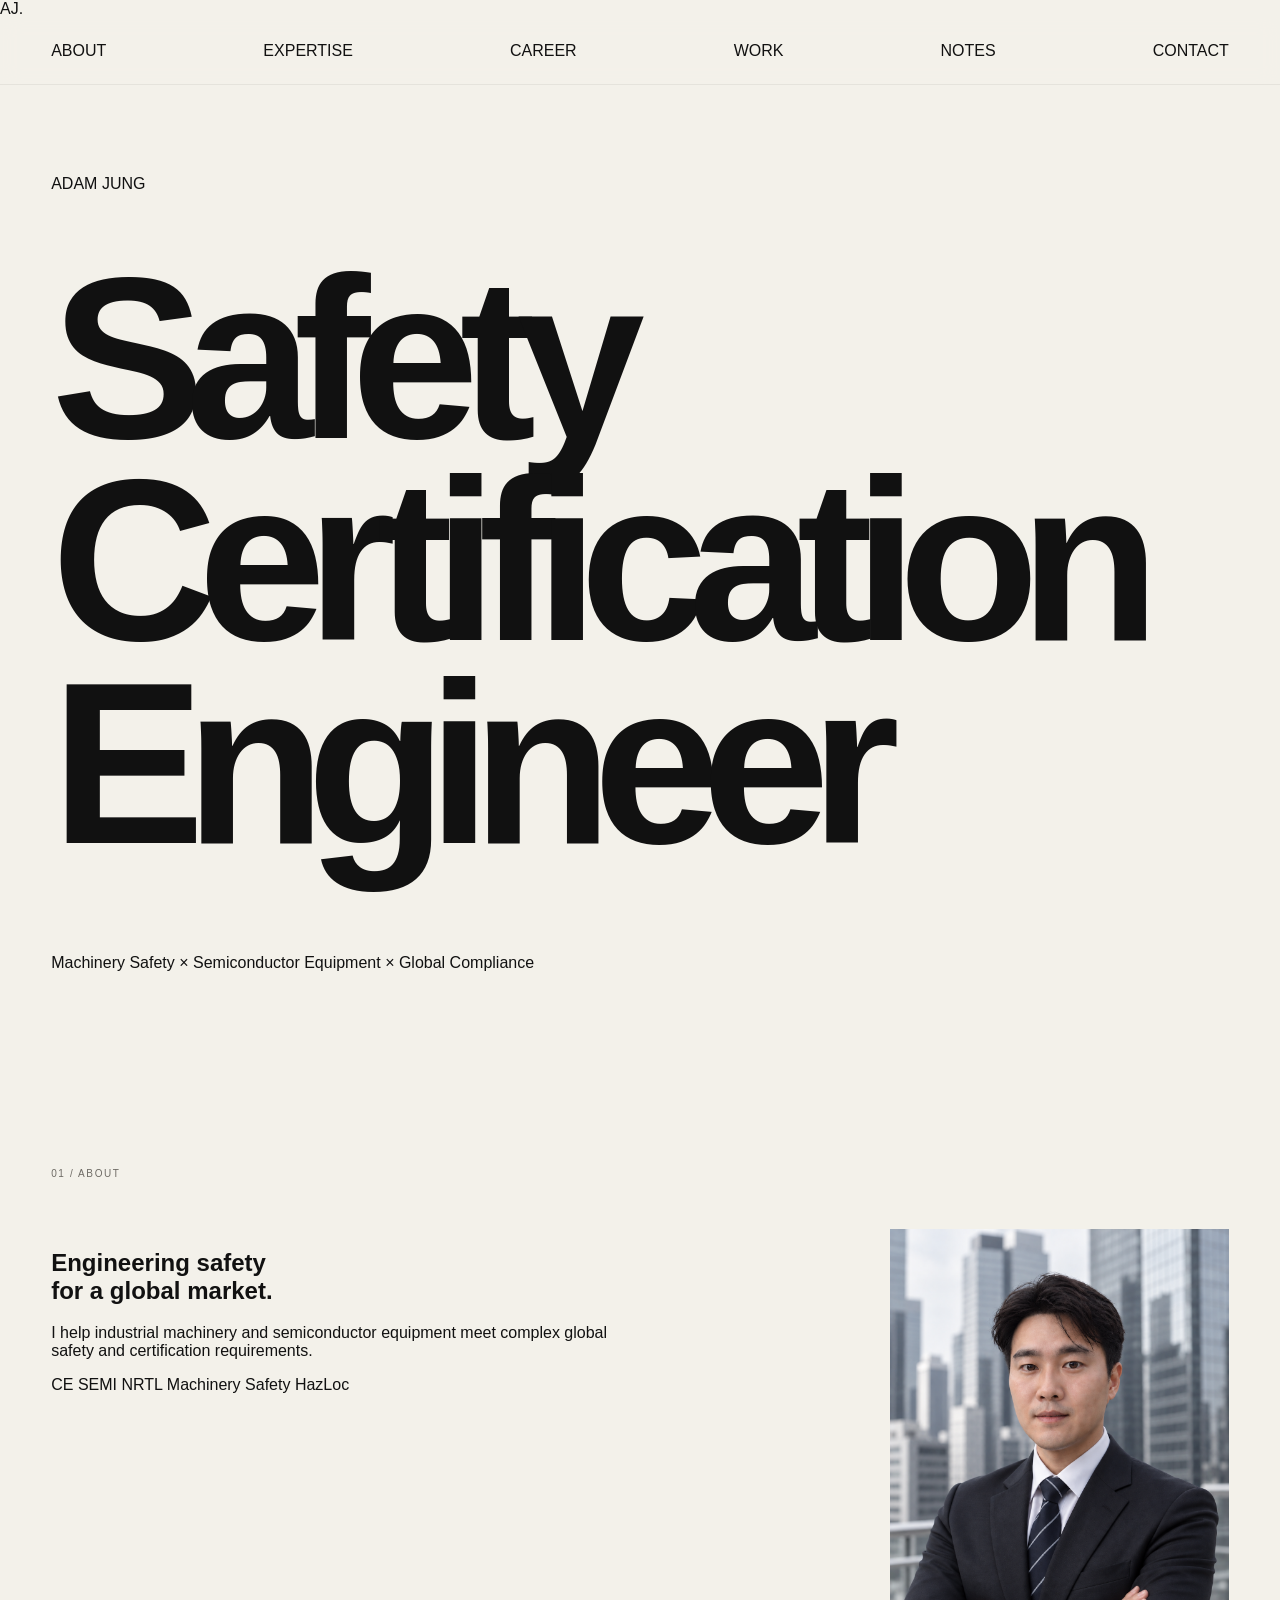
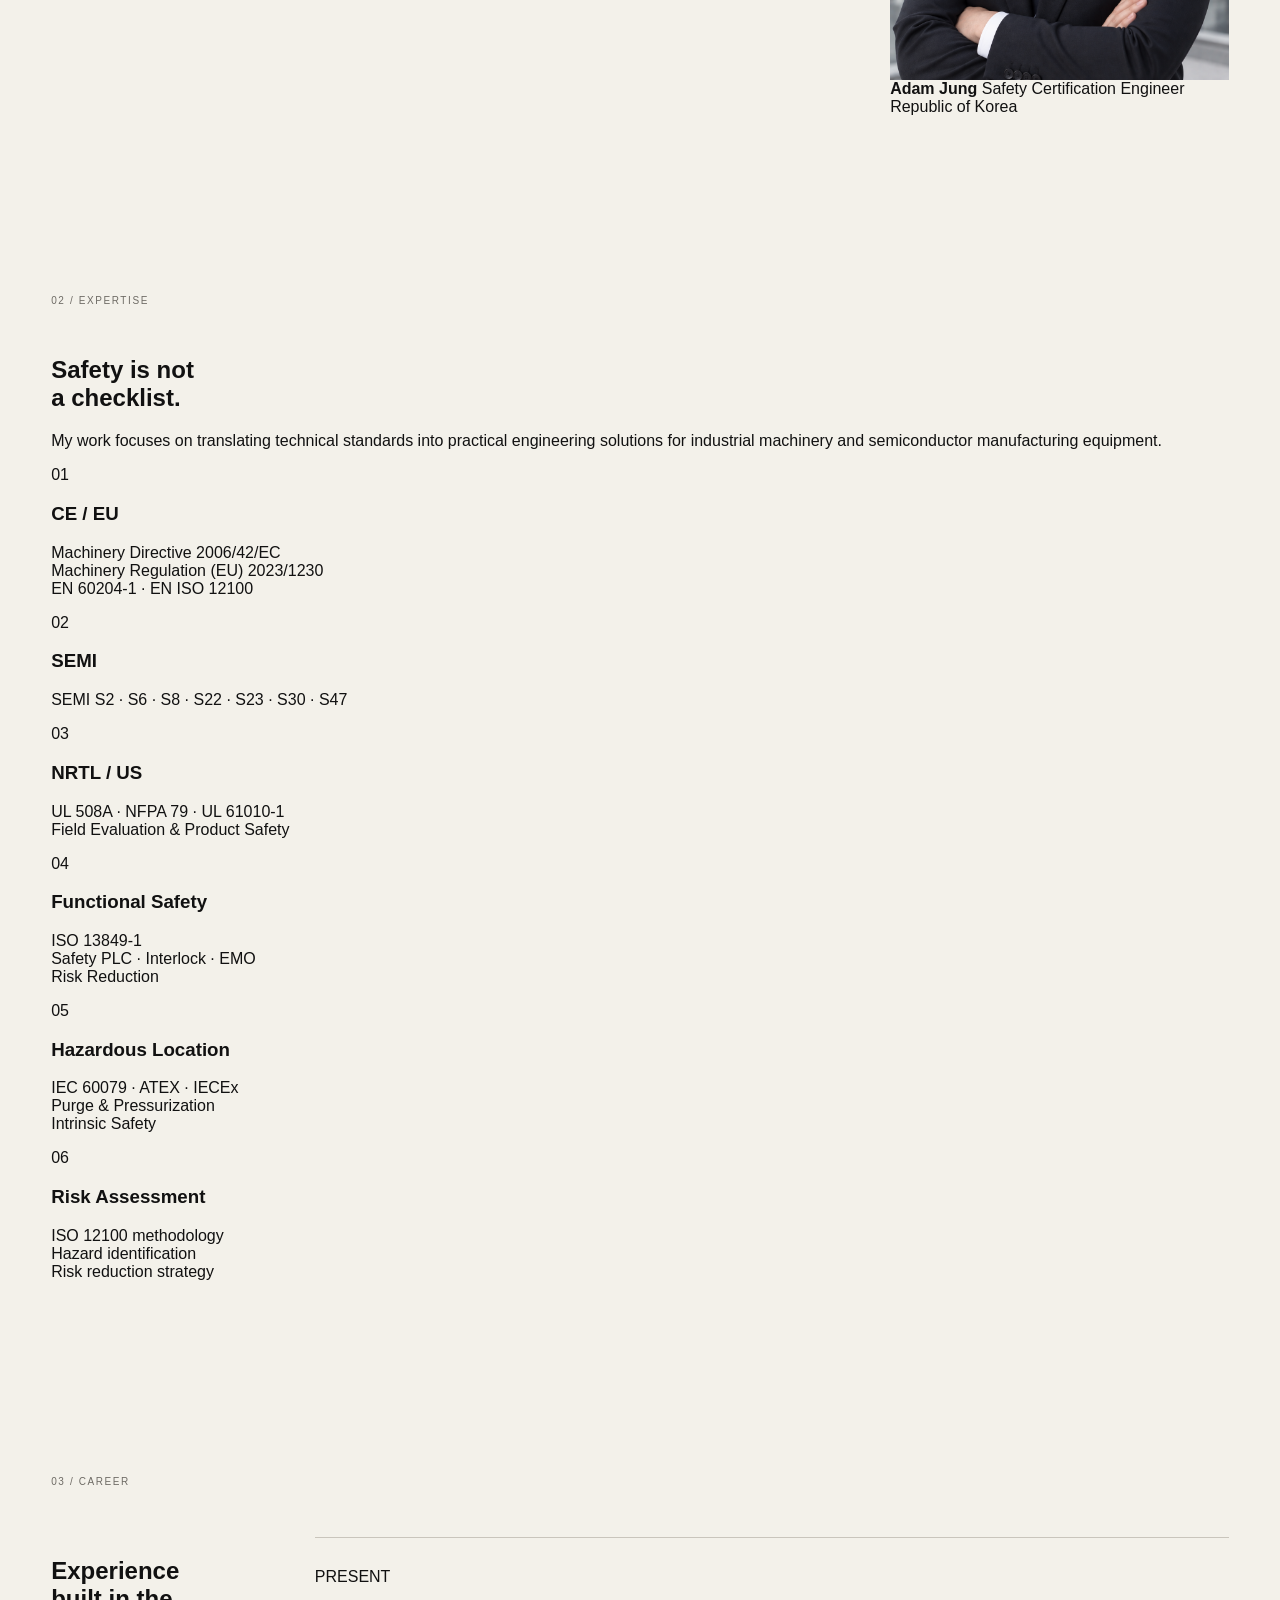
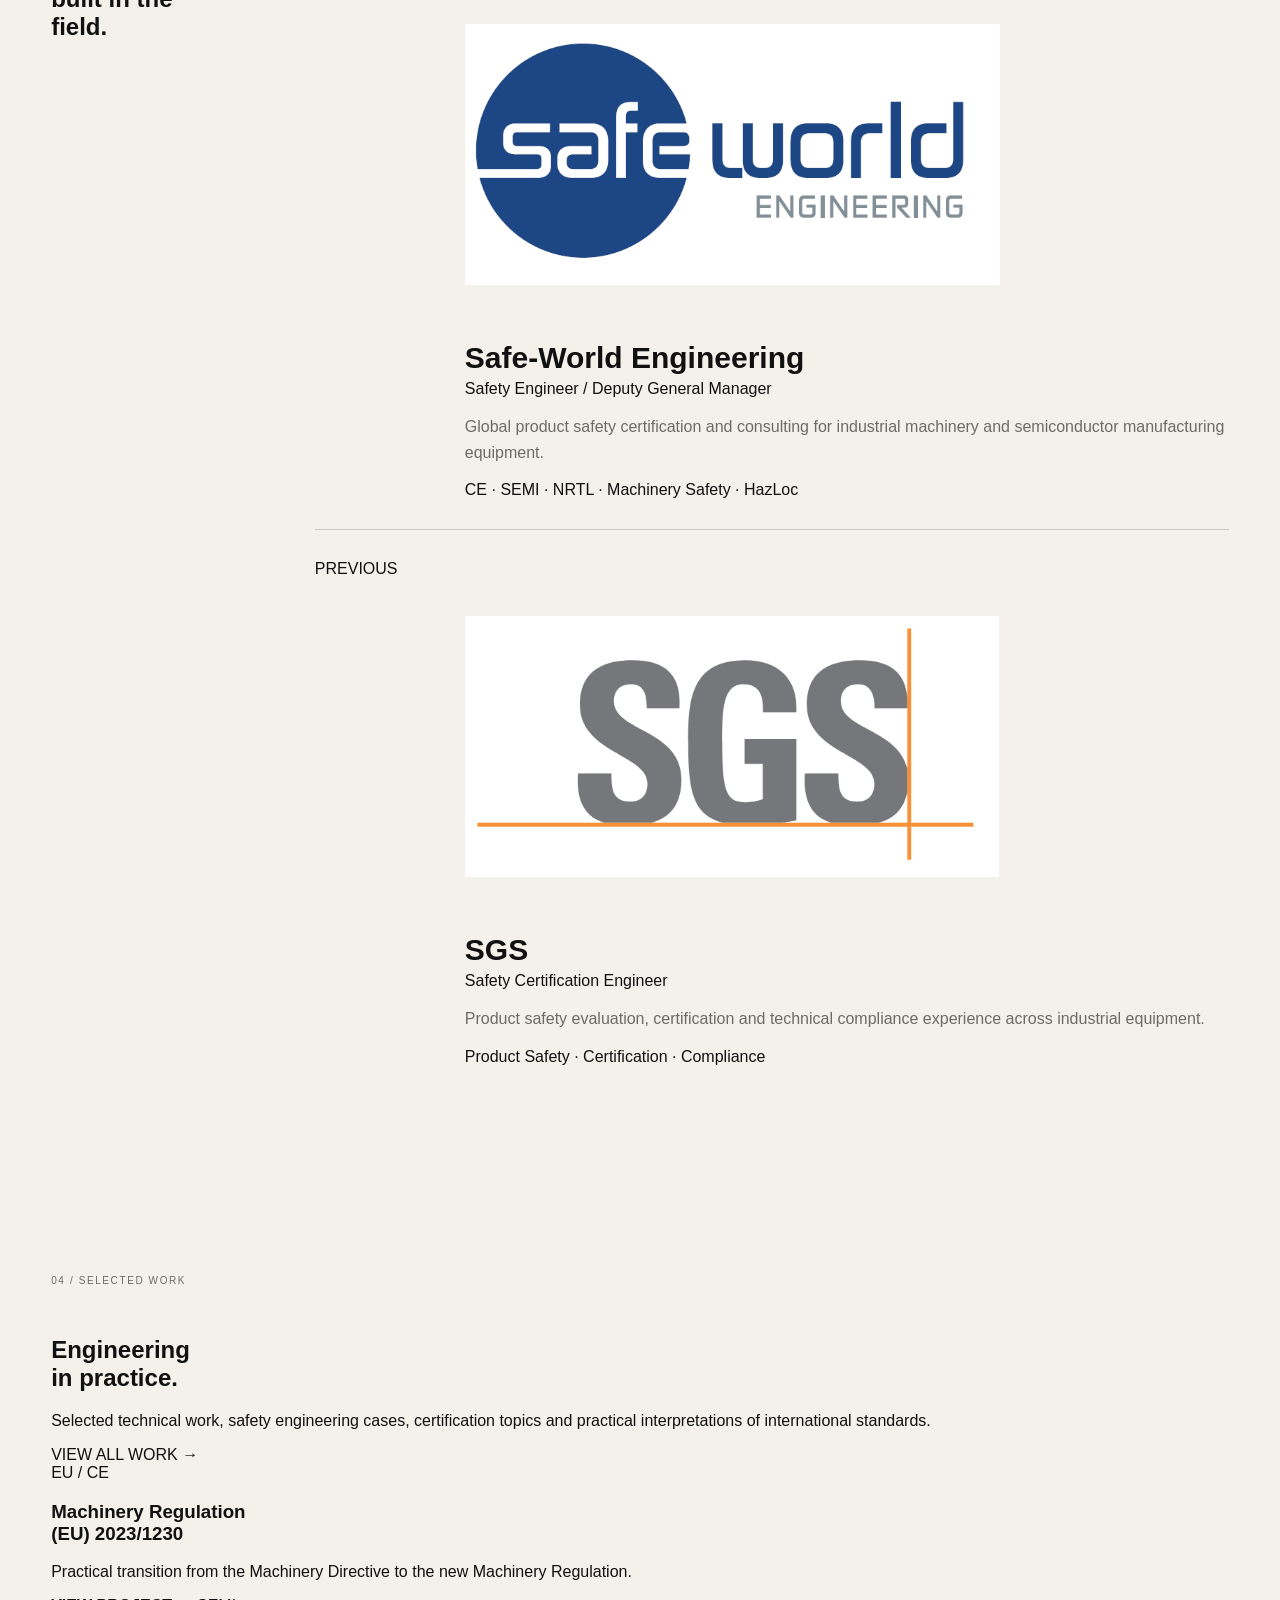
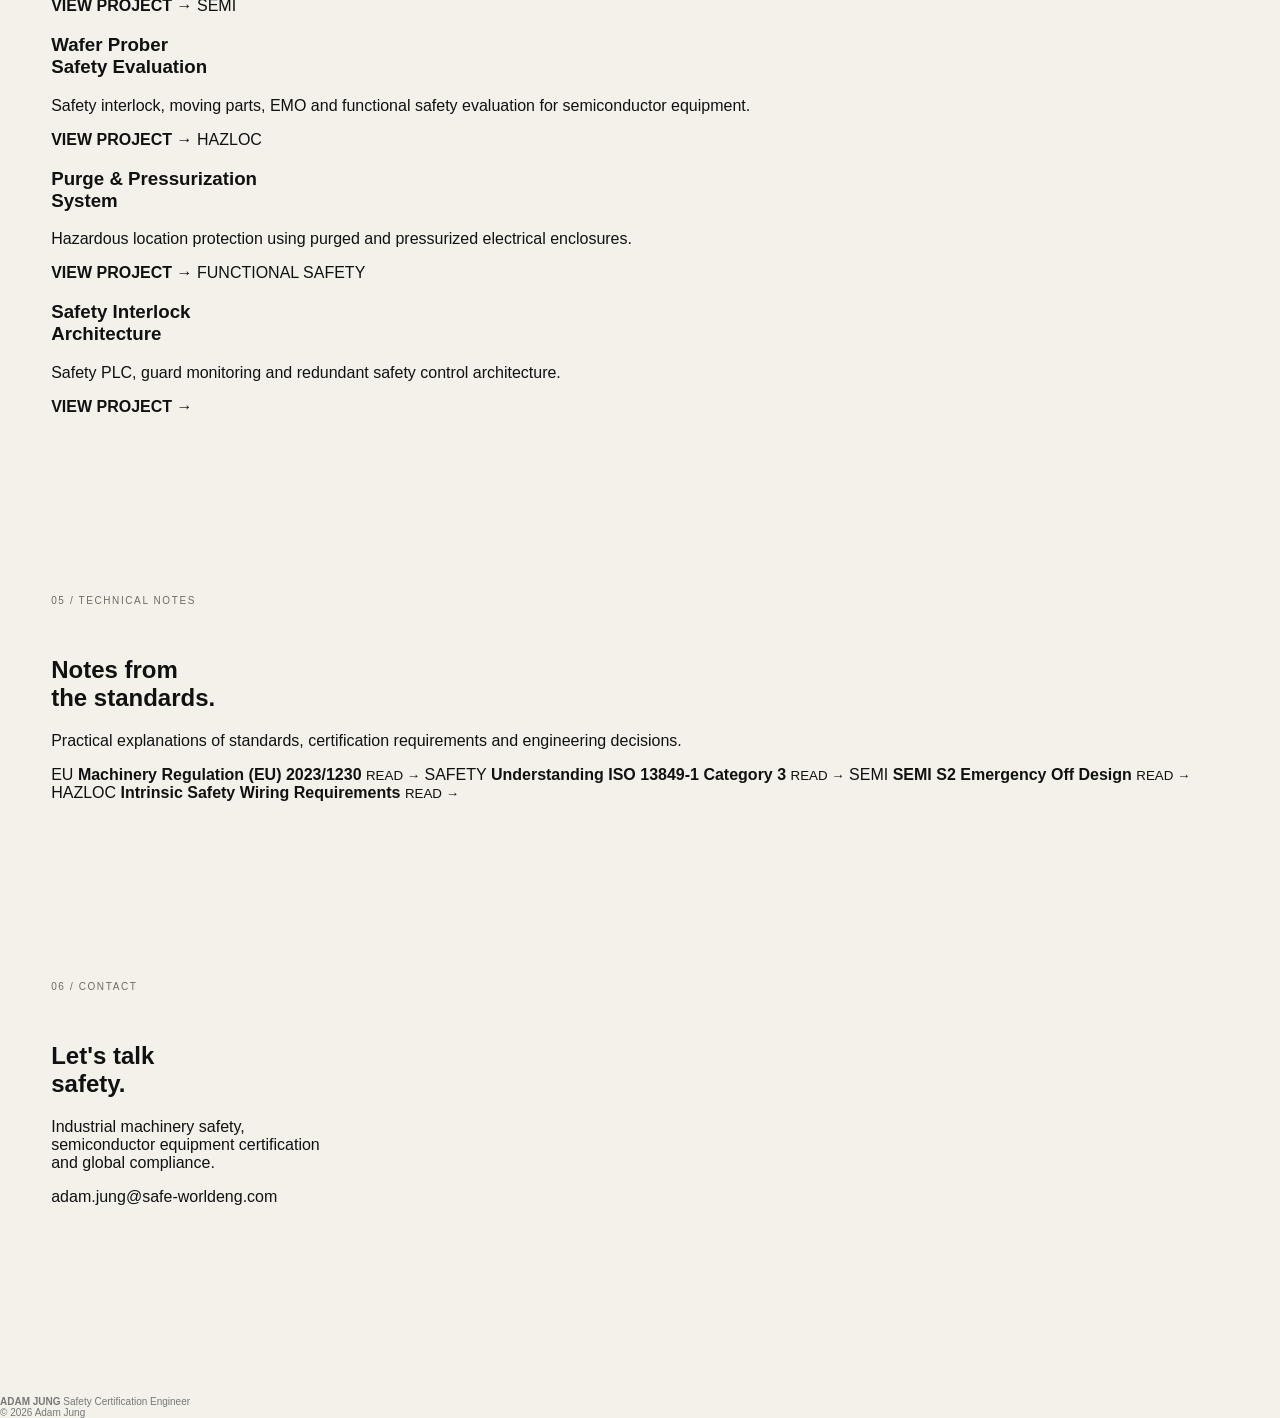
<file: index.html>
<!DOCTYPE html>
<html lang="en">
<head>
  <meta charset="UTF-8">
  <meta name="viewport" content="width=device-width, initial-scale=1.0">

  <title>Adam Jung | Safety Certification Engineer</title>

  <meta
    name="description"
    content="Portfolio of Adam Jung, Safety Certification Engineer specializing in machinery safety, semiconductor equipment and global product compliance."
  >

  <link rel="stylesheet" href="style.css">
</head>

<body>

  <!-- =========================================================
       HEADER
  ========================================================== -->
  <header class="site-header">
    <a href="#top" class="logo">AJ<span>.</span></a>

    <nav class="nav">
      <a href="#about">ABOUT</a>
      <a href="#expertise">EXPERTISE</a>
      <a href="#career">CAREER</a>
      <a href="work.html">WORK</a>
      <a href="#notes">NOTES</a>
      <a href="#contact">CONTACT</a>
    </nav>
  </header>


  <main id="top">

    <!-- =========================================================
         HERO
    ========================================================== -->
    <section class="hero">

      <div class="hero-title">
        <span>ADAM</span>
        <span class="jung">JUNG</span>
      </div>

      <div class="hero-meta">
        <h1>Safety Certification Engineer</h1>

        <p>
          Machinery Safety × Semiconductor Equipment ×
          Global Compliance
        </p>
      </div>

    </section>


    <!-- =========================================================
         ABOUT
    ========================================================== -->
    <section id="about" class="section about-section">

      <div class="section-number">
        01 / ABOUT
      </div>

      <div class="about-grid">

        <!-- LEFT -->
        <div class="about-heading">

          <h2>
            Engineering safety<br>
            for a global market.
          </h2>

          <p class="about-intro">
            I help industrial machinery and semiconductor equipment
            meet complex global safety and certification requirements.
          </p>

          <div class="about-tags">
            <span>CE</span>
            <span>SEMI</span>
            <span>NRTL</span>
            <span>Machinery Safety</span>
            <span>HazLoc</span>
          </div>

        </div>


        <!-- RIGHT / PROFILE -->
        <div class="profile-area">

          <div class="profile-frame">

            <!-- 실제 파일명 -->
            <img
              src="photo/profile.png"
              alt="Adam Jung"
              class="profile-photo"
            >

          </div>

          <div class="profile-caption">
            <strong>Adam Jung</strong>
            <span>Safety Certification Engineer</span>
            <span>Republic of Korea</span>
          </div>

        </div>

      </div>

    </section>


    <!-- =========================================================
         EXPERTISE
    ========================================================== -->
    <section id="expertise" class="section">

      <div class="section-number">
        02 / EXPERTISE
      </div>

      <div class="section-heading-row">

        <h2>
          Safety is not<br>
          a checklist.
        </h2>

        <p>
          My work focuses on translating technical standards
          into practical engineering solutions for industrial
          machinery and semiconductor manufacturing equipment.
        </p>

      </div>


      <div class="expertise-grid">

        <article class="expertise-card">
          <span>01</span>
          <h3>CE / EU</h3>
          <p>
            Machinery Directive 2006/42/EC<br>
            Machinery Regulation (EU) 2023/1230<br>
            EN 60204-1 · EN ISO 12100
          </p>
        </article>


        <article class="expertise-card">
          <span>02</span>
          <h3>SEMI</h3>
          <p>
            SEMI S2 · S6 · S8 · S22 · S23 · S30 · S47
          </p>
        </article>


        <article class="expertise-card">
          <span>03</span>
          <h3>NRTL / US</h3>
          <p>
            UL 508A · NFPA 79 · UL 61010-1<br>
            Field Evaluation & Product Safety
          </p>
        </article>


        <article class="expertise-card">
          <span>04</span>
          <h3>Functional Safety</h3>
          <p>
            ISO 13849-1<br>
            Safety PLC · Interlock · EMO<br>
            Risk Reduction
          </p>
        </article>


        <article class="expertise-card">
          <span>05</span>
          <h3>Hazardous Location</h3>
          <p>
            IEC 60079 · ATEX · IECEx<br>
            Purge & Pressurization<br>
            Intrinsic Safety
          </p>
        </article>


        <article class="expertise-card">
          <span>06</span>
          <h3>Risk Assessment</h3>
          <p>
            ISO 12100 methodology<br>
            Hazard identification<br>
            Risk reduction strategy
          </p>
        </article>

      </div>

    </section>


    <!-- =========================================================
         CAREER
    ========================================================== -->
    <section id="career" class="section career-section">

      <div class="section-number">
        03 / CAREER
      </div>


      <div class="career-grid">

        <!-- LEFT -->
        <div class="career-title">

          <h2>
            Experience<br>
            built in the<br>
            field.
          </h2>

        </div>


        <!-- RIGHT -->
        <div class="timeline">


          <!-- SAFE-WORLD -->
          <article class="timeline-item">

            <div class="year">
              PRESENT
            </div>


            <div class="career-detail">

              <div class="company-header">

                <!-- 실제 파일명 -->
                <img
                  src="photo/safe-logo.png"                  
                  alt="Safe-World Engineering"
                  class="company-logo safe-logo"
                >

                <div>
                  <h3>Safe-World Engineering</h3>

                  <h4>
                    Safety Engineer / Deputy General Manager
                  </h4>
                </div>

              </div>


              <p>
                Global product safety certification and consulting
                for industrial machinery and semiconductor
                manufacturing equipment.
              </p>

              <div class="career-keywords">
                CE · SEMI · NRTL · Machinery Safety · HazLoc
              </div>

            </div>

          </article>



          <!-- SGS -->
          <article class="timeline-item">

            <div class="year">
              PREVIOUS
            </div>


            <div class="career-detail">

              <div class="company-header">

                <!-- 실제 파일명 -->
                <img
                  src="photo/sgs-logo.png"
                  alt="SGS"
                  class="company-logo sgs-logo"
                >

                <div>
                  <h3>SGS</h3>

                  <h4>
                    Safety Certification Engineer
                  </h4>
                </div>

              </div>


              <p>
                Product safety evaluation, certification and
                technical compliance experience across
                industrial equipment.
              </p>

              <div class="career-keywords">
                Product Safety · Certification · Compliance
              </div>

            </div>

          </article>


        </div>

      </div>

    </section>


    <!-- =========================================================
         WORK
    ========================================================== -->
    <section id="work-preview" class="section work-preview">

      <div class="section-number">
        04 / SELECTED WORK
      </div>


      <div class="section-heading-row">

        <h2>
          Engineering<br>
          in practice.
        </h2>

        <div>

          <p>
            Selected technical work, safety engineering cases,
            certification topics and practical interpretations
            of international standards.
          </p>

          <a href="work.html" class="text-link">
            VIEW ALL WORK →
          </a>

        </div>

      </div>


      <div class="work-grid">

        <a href="work/eu-machinery.html" class="work-card">
          <span>EU / CE</span>

          <h3>
            Machinery Regulation<br>
            (EU) 2023/1230
          </h3>

          <p>
            Practical transition from the Machinery Directive
            to the new Machinery Regulation.
          </p>

          <strong>VIEW PROJECT →</strong>
        </a>


        <a href="work/wafer-prober.html" class="work-card">
          <span>SEMI</span>

          <h3>
            Wafer Prober<br>
            Safety Evaluation
          </h3>

          <p>
            Safety interlock, moving parts, EMO and functional
            safety evaluation for semiconductor equipment.
          </p>

          <strong>VIEW PROJECT →</strong>
        </a>


        <a href="work/purge-system.html" class="work-card">
          <span>HAZLOC</span>

          <h3>
            Purge & Pressurization<br>
            System
          </h3>

          <p>
            Hazardous location protection using purged and
            pressurized electrical enclosures.
          </p>

          <strong>VIEW PROJECT →</strong>
        </a>


        <a href="work/safety-interlock.html" class="work-card">
          <span>FUNCTIONAL SAFETY</span>

          <h3>
            Safety Interlock<br>
            Architecture
          </h3>

          <p>
            Safety PLC, guard monitoring and redundant
            safety control architecture.
          </p>

          <strong>VIEW PROJECT →</strong>
        </a>

      </div>

    </section>


    <!-- =========================================================
         NOTES
    ========================================================== -->
    <section id="notes" class="section notes-section">

      <div class="section-number">
        05 / TECHNICAL NOTES
      </div>


      <div class="notes-header">

        <h2>
          Notes from<br>
          the standards.
        </h2>

        <p>
          Practical explanations of standards,
          certification requirements and engineering decisions.
        </p>

      </div>


      <div class="notes-list">

        <a href="notes/machinery-regulation.html">
          <span>EU</span>
          <strong>Machinery Regulation (EU) 2023/1230</strong>
          <small>READ →</small>
        </a>


        <a href="notes/iso13849-category3.html">
          <span>SAFETY</span>
          <strong>Understanding ISO 13849-1 Category 3</strong>
          <small>READ →</small>
        </a>


        <a href="notes/semi-s2-emo.html">
          <span>SEMI</span>
          <strong>SEMI S2 Emergency Off Design</strong>
          <small>READ →</small>
        </a>


        <a href="notes/intrinsic-safety.html">
          <span>HAZLOC</span>
          <strong>Intrinsic Safety Wiring Requirements</strong>
          <small>READ →</small>
        </a>

      </div>

    </section>


    <!-- =========================================================
         CONTACT
    ========================================================== -->
    <section id="contact" class="section contact-section">

      <div class="section-number">
        06 / CONTACT
      </div>


      <div class="contact-grid">

        <h2>
          Let's talk<br>
          safety.
        </h2>


        <div class="contact-info">

          <p>
            Industrial machinery safety,<br>
            semiconductor equipment certification<br>
            and global compliance.
          </p>


          <a
            href="mailto:adam.jung@safe-worldeng.com"
            class="email"
          >
            adam.jung@safe-worldeng.com
          </a>

        </div>

      </div>

    </section>

  </main>


  <!-- =========================================================
       FOOTER
  ========================================================== -->
  <footer>

    <div>
      <strong>ADAM JUNG</strong>
      <span>Safety Certification Engineer</span>
    </div>

    <div>
      © <span id="year"></span> Adam Jung
    </div>

  </footer>


  <script src="script.js"></script>

</body>
</html>
</file>
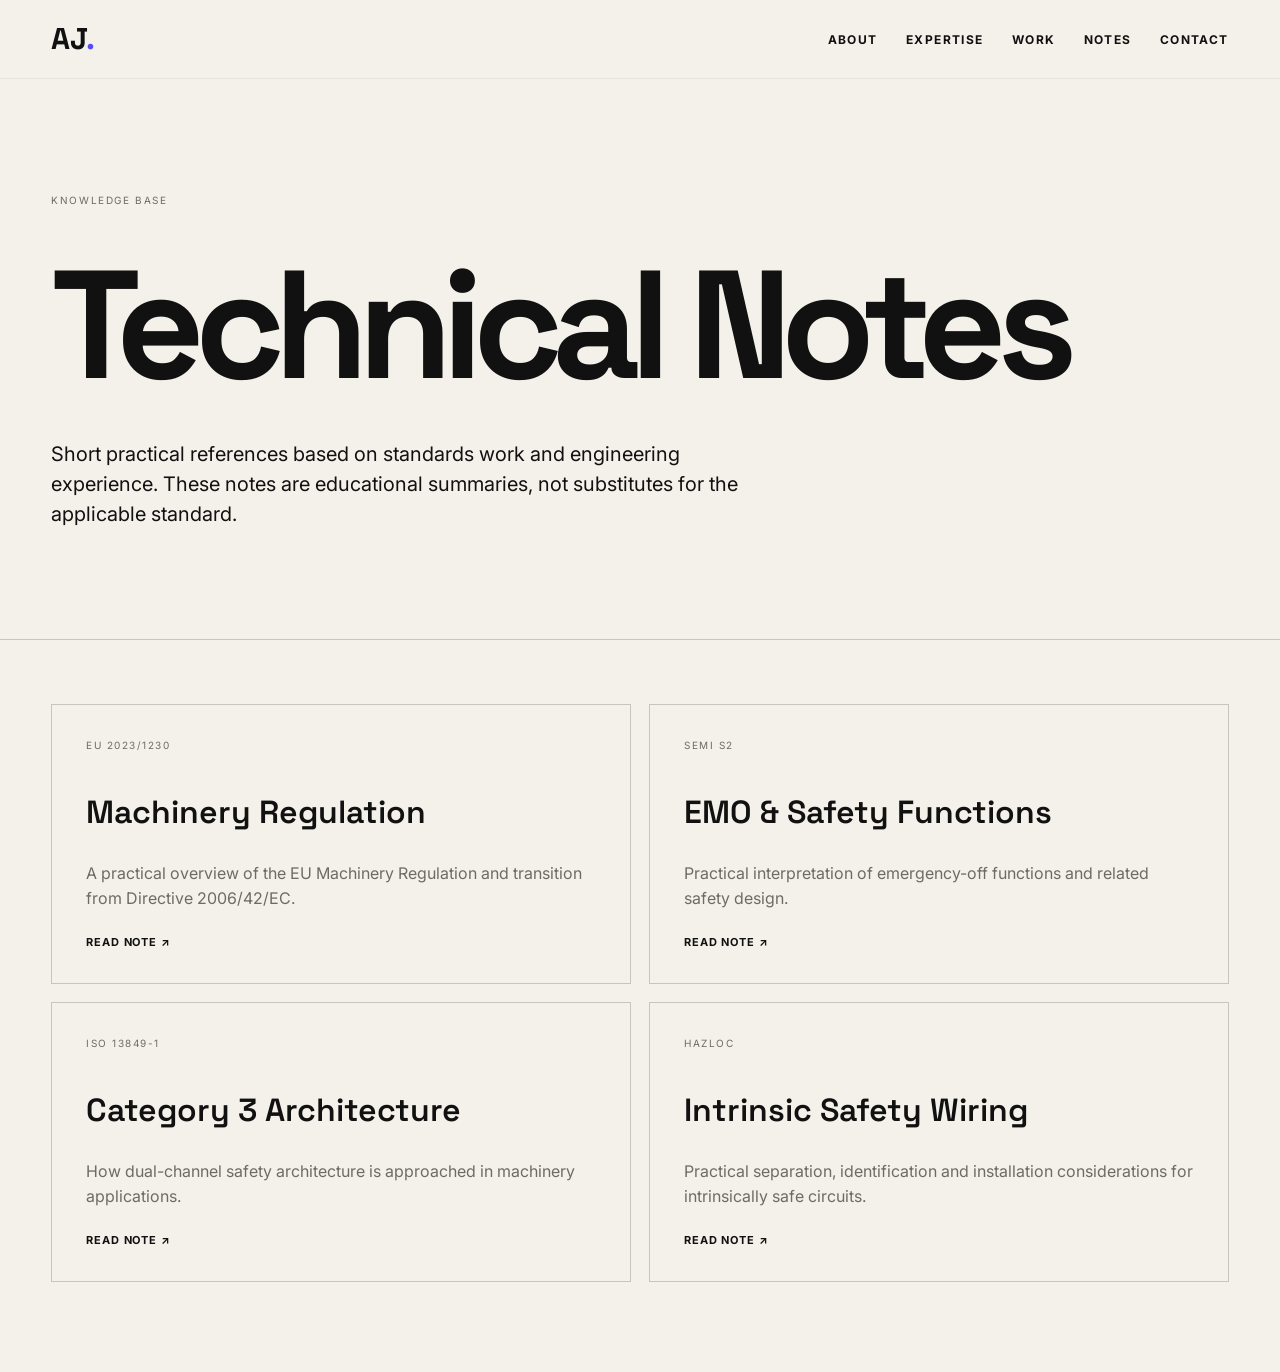
<file: notes.html>
<!doctype html><html><head><meta charset="UTF-8"><meta name="viewport" content="width=device-width,initial-scale=1"><link rel="preconnect" href="https://fonts.googleapis.com"><link rel="preconnect" href="https://fonts.gstatic.com" crossorigin><link href="https://fonts.googleapis.com/css2?family=Inter:wght@400;500;600;700&family=Space+Grotesk:wght@500;600;700&display=swap" rel="stylesheet"><title>Technical Notes | Adam Jung</title><link rel="stylesheet" href="style.css"></head><body><header class="nav"><a class="brand" href="index.html">AJ<span>.</span></a><nav><a href="index.html#about">About</a><a href="index.html#expertise">Expertise</a><a href="work.html">Work</a><a href="notes.html">Notes</a><a href="index.html#contact">Contact</a></nav></header><section class="page-hero"><div class="section-number">KNOWLEDGE BASE</div><h1>Technical Notes</h1><p>Short practical references based on standards work and engineering experience. These notes are educational summaries, not substitutes for the applicable standard.</p></section><section class="section library"><div class="library-grid"><a class="library-card" href="notes/machinery-regulation.html"><div class="card-kicker">EU 2023/1230</div><h2>Machinery Regulation</h2><p>A practical overview of the EU Machinery Regulation and transition from Directive 2006/42/EC.</p><div class="read">READ NOTE ↗</div></a><a class="library-card" href="notes/semi-s2-emo.html"><div class="card-kicker">SEMI S2</div><h2>EMO & Safety Functions</h2><p>Practical interpretation of emergency-off functions and related safety design.</p><div class="read">READ NOTE ↗</div></a><a class="library-card" href="notes/iso13849-category3.html"><div class="card-kicker">ISO 13849-1</div><h2>Category 3 Architecture</h2><p>How dual-channel safety architecture is approached in machinery applications.</p><div class="read">READ NOTE ↗</div></a><a class="library-card" href="notes/intrinsic-safety.html"><div class="card-kicker">HAZLOC</div><h2>Intrinsic Safety Wiring</h2><p>Practical separation, identification and installation considerations for intrinsically safe circuits.</p><div class="read">READ NOTE ↗</div></a></div></section><script src="script.js"></script></body></html>
</file>
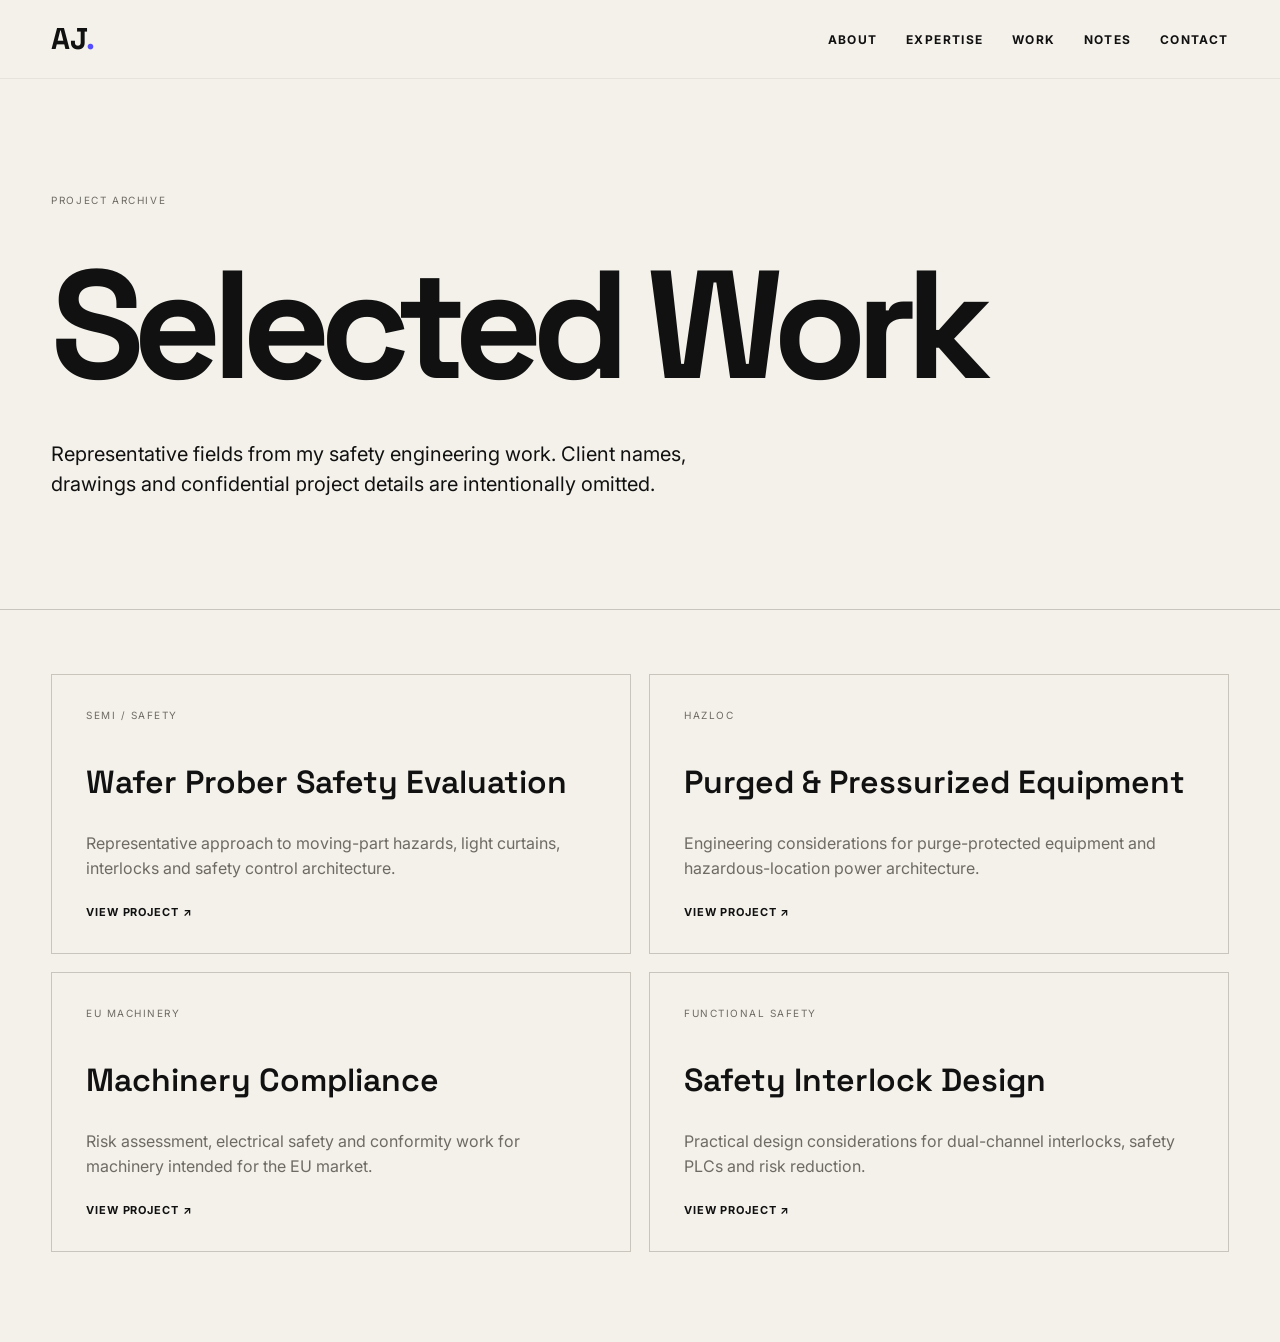
<file: work.html>
<!doctype html><html><head><meta charset="UTF-8"><meta name="viewport" content="width=device-width,initial-scale=1"><link rel="preconnect" href="https://fonts.googleapis.com"><link rel="preconnect" href="https://fonts.gstatic.com" crossorigin><link href="https://fonts.googleapis.com/css2?family=Inter:wght@400;500;600;700&family=Space+Grotesk:wght@500;600;700&display=swap" rel="stylesheet"><title>Selected Work | Adam Jung</title><link rel="stylesheet" href="style.css"></head><body><header class="nav"><a class="brand" href="index.html">AJ<span>.</span></a><nav><a href="index.html#about">About</a><a href="index.html#expertise">Expertise</a><a href="work.html">Work</a><a href="notes.html">Notes</a><a href="index.html#contact">Contact</a></nav></header><section class="page-hero"><div class="section-number">PROJECT ARCHIVE</div><h1>Selected Work</h1><p>Representative fields from my safety engineering work. Client names, drawings and confidential project details are intentionally omitted.</p></section><section class="section library"><div class="library-grid"><a class="library-card" href="work/wafer-prober.html"><div class="card-kicker">SEMI / SAFETY</div><h2>Wafer Prober Safety Evaluation</h2><p>Representative approach to moving-part hazards, light curtains, interlocks and safety control architecture.</p><div class="read">VIEW PROJECT ↗</div></a><a class="library-card" href="work/purge-system.html"><div class="card-kicker">HAZLOC</div><h2>Purged & Pressurized Equipment</h2><p>Engineering considerations for purge-protected equipment and hazardous-location power architecture.</p><div class="read">VIEW PROJECT ↗</div></a><a class="library-card" href="work/eu-machinery.html"><div class="card-kicker">EU MACHINERY</div><h2>Machinery Compliance</h2><p>Risk assessment, electrical safety and conformity work for machinery intended for the EU market.</p><div class="read">VIEW PROJECT ↗</div></a><a class="library-card" href="work/safety-interlock.html"><div class="card-kicker">FUNCTIONAL SAFETY</div><h2>Safety Interlock Design</h2><p>Practical design considerations for dual-channel interlocks, safety PLCs and risk reduction.</p><div class="read">VIEW PROJECT ↗</div></a></div></section><script src="script.js"></script></body></html>
</file>
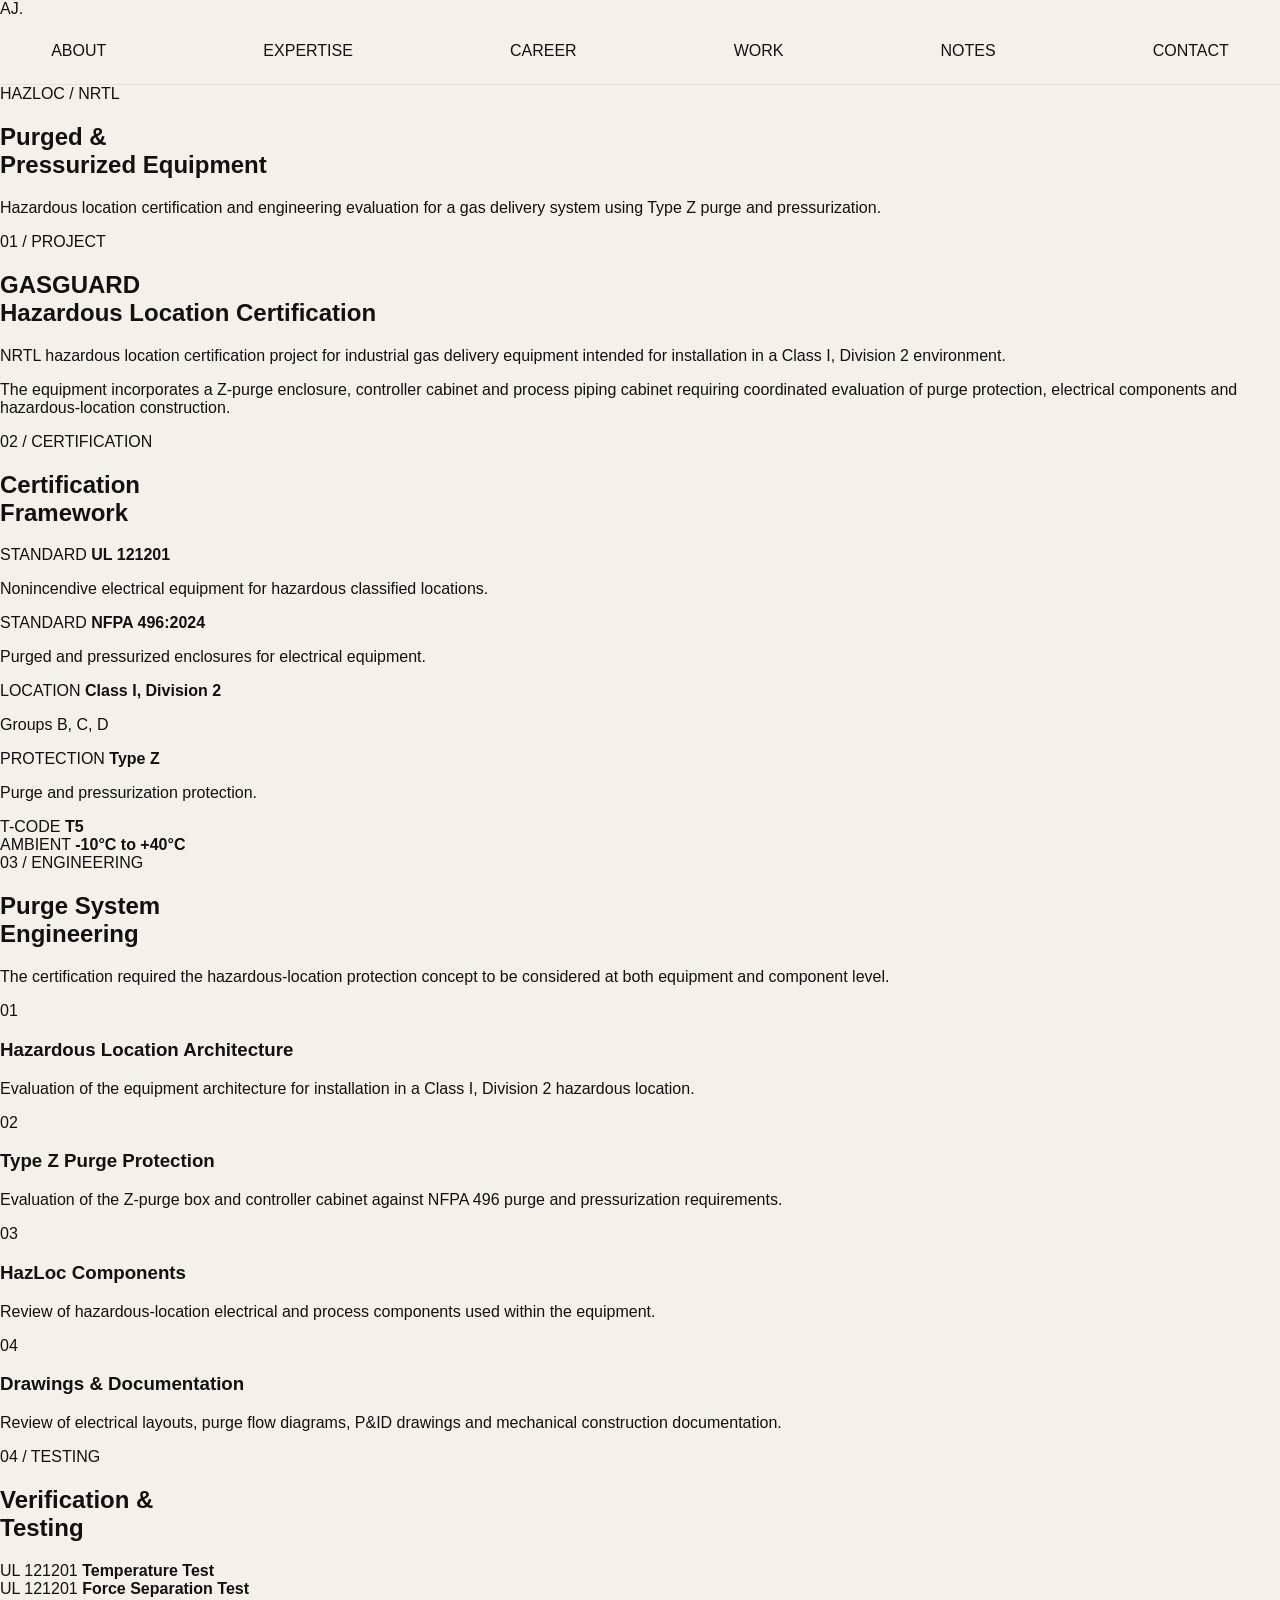
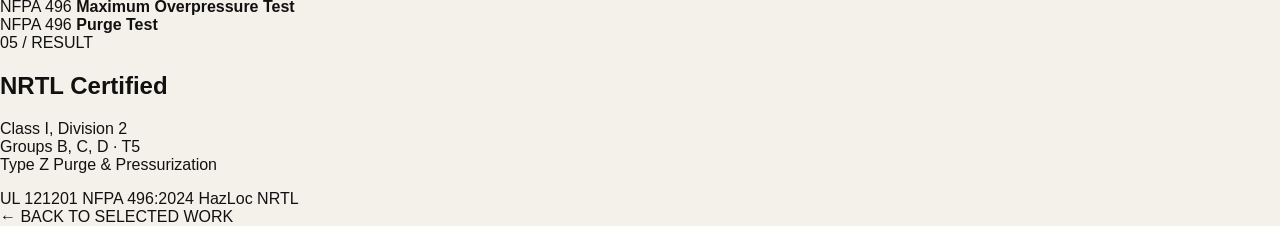
<file: work/purge-system.html>
<!DOCTYPE html>
<html lang="en">
<head>
  <meta charset="UTF-8">
  <meta name="viewport" content="width=device-width, initial-scale=1.0">

  <title>Purged & Pressurized Equipment | Adam Jung</title>

  <meta
    name="description"
    content="Hazardous location certification project involving Type Z purge and pressurization, UL 121201 and NFPA 496."
  >

  <link rel="stylesheet" href="../style.css">
</head>

<body>

<header class="site-header">
  <a href="../index.html" class="logo">AJ<span>.</span></a>

  <nav class="nav">
    <a href="../index.html#about">ABOUT</a>
    <a href="../index.html#expertise">EXPERTISE</a>
    <a href="../index.html#career">CAREER</a>
    <a href="../work.html">WORK</a>
    <a href="../notes.html">NOTES</a>
    <a href="../index.html#contact">CONTACT</a>
  </nav>
</header>


<main class="project-page">

  <!-- HERO -->
  <section class="project-hero">

    <div class="project-label">
      HAZLOC / NRTL
    </div>

    <h1>
      Purged &<br>
      Pressurized Equipment
    </h1>

    <p class="project-lead">
      Hazardous location certification and engineering evaluation
      for a gas delivery system using Type Z purge and pressurization.
    </p>

  </section>


  <!-- PROJECT OVERVIEW -->
  <section class="project-section">

    <div class="project-section-title">
      01 / PROJECT
    </div>

    <div class="project-content">

      <h2>
        GASGUARD<br>
        Hazardous Location Certification
      </h2>

      <p>
        NRTL hazardous location certification project for industrial
        gas delivery equipment intended for installation in a
        Class I, Division 2 environment.
      </p>

      <p>
        The equipment incorporates a Z-purge enclosure, controller
        cabinet and process piping cabinet requiring coordinated
        evaluation of purge protection, electrical components and
        hazardous-location construction.
      </p>

    </div>

  </section>


  <!-- CERTIFICATION -->
  <section class="project-section">

    <div class="project-section-title">
      02 / CERTIFICATION
    </div>

    <div class="project-content">

      <h2>
        Certification<br>
        Framework
      </h2>

      <div class="project-spec-grid">

        <div class="project-spec">
          <span>STANDARD</span>
          <strong>UL 121201</strong>
          <p>
            Nonincendive electrical equipment for hazardous
            classified locations.
          </p>
        </div>

        <div class="project-spec">
          <span>STANDARD</span>
          <strong>NFPA 496:2024</strong>
          <p>
            Purged and pressurized enclosures for electrical
            equipment.
          </p>
        </div>

        <div class="project-spec">
          <span>LOCATION</span>
          <strong>Class I, Division 2</strong>
          <p>
            Groups B, C, D
          </p>
        </div>

        <div class="project-spec">
          <span>PROTECTION</span>
          <strong>Type Z</strong>
          <p>
            Purge and pressurization protection.
          </p>
        </div>

        <div class="project-spec">
          <span>T-CODE</span>
          <strong>T5</strong>
        </div>

        <div class="project-spec">
          <span>AMBIENT</span>
          <strong>-10°C to +40°C</strong>
        </div>

      </div>

    </div>

  </section>


  <!-- ENGINEERING -->
  <section class="project-section project-dark">

    <div class="project-section-title">
      03 / ENGINEERING
    </div>

    <div class="project-content">

      <h2>
        Purge System<br>
        Engineering
      </h2>

      <p class="large-copy">
        The certification required the hazardous-location protection
        concept to be considered at both equipment and component level.
      </p>

      <div class="engineering-list">

        <div>
          <span>01</span>
          <h3>Hazardous Location Architecture</h3>
          <p>
            Evaluation of the equipment architecture for installation
            in a Class I, Division 2 hazardous location.
          </p>
        </div>

        <div>
          <span>02</span>
          <h3>Type Z Purge Protection</h3>
          <p>
            Evaluation of the Z-purge box and controller cabinet
            against NFPA 496 purge and pressurization requirements.
          </p>
        </div>

        <div>
          <span>03</span>
          <h3>HazLoc Components</h3>
          <p>
            Review of hazardous-location electrical and process
            components used within the equipment.
          </p>
        </div>

        <div>
          <span>04</span>
          <h3>Drawings & Documentation</h3>
          <p>
            Review of electrical layouts, purge flow diagrams,
            P&amp;ID drawings and mechanical construction documentation.
          </p>
        </div>

      </div>

    </div>

  </section>


  <!-- TESTING -->
  <section class="project-section">

    <div class="project-section-title">
      04 / TESTING
    </div>

    <div class="project-content">

      <h2>
        Verification &<br>
        Testing
      </h2>

      <div class="test-list">

        <div class="test-row">
          <span>UL 121201</span>
          <strong>Temperature Test</strong>
        </div>

        <div class="test-row">
          <span>UL 121201</span>
          <strong>Force Separation Test</strong>
        </div>

        <div class="test-row">
          <span>NFPA 496</span>
          <strong>Maximum Overpressure Test</strong>
        </div>

        <div class="test-row">
          <span>NFPA 496</span>
          <strong>Purge Test</strong>
        </div>

      </div>

    </div>

  </section>


  <!-- RESULT -->
  <section class="project-result">

    <span class="project-section-title">
      05 / RESULT
    </span>

    <h2>
      NRTL Certified
    </h2>

    <p>
      Class I, Division 2<br>
      Groups B, C, D · T5<br>
      Type Z Purge & Pressurization
    </p>

    <div class="result-meta">
      <span>UL 121201</span>
      <span>NFPA 496:2024</span>
      <span>HazLoc</span>
      <span>NRTL</span>
    </div>

  </section>


  <!-- NEXT -->
  <section class="project-next">

    <a href="../work.html">
      ← BACK TO SELECTED WORK
    </a>

  </section>

</main>

</body>
</html>
</file>
<file: style.css>
/* =========================================================
   ROOT / GLOBAL
========================================================= */

:root {
  --bg: #f3f1ea;
  --ink: #111;
  --muted: #6e6b65;
  --line: #c9c5bc;
  --accent: #544cff;
  --dark: #111;
  --darkink: #f5f3ed;
}

* {
  box-sizing: border-box;
}

html {
  scroll-behavior: smooth;
}

body {
  margin: 0;
  background: var(--bg);
  color: var(--ink);
  font-family: Inter, Arial, sans-serif;
}

a {
  color: inherit;
  text-decoration: none;
}


/* =========================================================
   NAVIGATION
========================================================= */

.nav {
  position: sticky;
  top: 0;
  z-index: 20;

  display: flex;
  justify-content: space-between;
  align-items: center;

  padding: 24px 4vw;

  background: rgba(243, 241, 234, 0.92);
  backdrop-filter: blur(10px);

  border-bottom: 1px solid rgba(0, 0, 0, 0.06);
}

.brand {
  font-family: "Space Grotesk", sans-serif;
  font-size: 30px;
  font-weight: 700;
  line-height: 1;
}

.brand span {
  color: var(--accent);
}

.nav nav {
  display: flex;
  gap: 28px;

  font-size: 12px;
  font-weight: 700;
  letter-spacing: 0.12em;
  text-transform: uppercase;
}


/* =========================================================
   COMMON SECTION
========================================================= */

.hero,
.section,
.contact,
.page-hero {
  padding: 7vw 4vw;
}

.section-number {
  margin-bottom: 50px;

  color: var(--muted);

  font-size: 10px;
  letter-spacing: 0.16em;
}

.section-title {
  margin: 0 0 55px;

  font-family: "Space Grotesk", sans-serif;
  font-size: clamp(42px, 6vw, 94px);
  font-weight: 600;

  line-height: 0.95;
  letter-spacing: -0.055em;
}


/* =========================================================
   HERO
========================================================= */

.hero {
  position: relative;
  min-height: 86vh;
}

.eyebrow {
  position: absolute;
  top: 10vw;
  right: 5vw;

  font-size: 13px;
  letter-spacing: 0.2em;
}


/* ---------------------------------------------------------
   HERO MAIN TITLE

   기존 line-height 0.68 → 0.88
   Safety / Certification / Engineer 겹침 방지
--------------------------------------------------------- */

.hero h1 {
  margin: 5vw 0 7vw;

  font-family: "Space Grotesk", sans-serif;
  font-size: clamp(100px, 18vw, 310px);
  font-weight: 700;

  line-height: 0.88;
  letter-spacing: -0.085em;
}

.hero h1 span {
  margin-left: 18vw;
}


/* ---------------------------------------------------------
   HERO BOTTOM
--------------------------------------------------------- */

.hero-bottom {
  display: flex;
  justify-content: space-between;
  align-items: flex-start;

  padding-top: 22px;

  border-top: 1px solid;
}

.hero-bottom h2 {
  margin: 0;

  font-family: "Space Grotesk", sans-serif;
  font-size: clamp(25px, 3vw, 52px);
  font-weight: 500;

  line-height: 1.1;
}

.hero-bottom p {
  max-width: 380px;
  text-align: right;
}


/* =========================================================
   ABOUT
========================================================= */

.about-grid,
.career-grid {
  display: grid;
  grid-template-columns: 1.1fr 0.9fr;
  gap: 8vw;
}

.about-copy {
  font-size: 17px;
  line-height: 1.7;
}

.lead {
  font-size: 25px;
  line-height: 1.35;
}


/* =========================================================
   PROFILE
========================================================= */

.profile-area {
  width: 70%;
  max-width: 650px;

  margin-left: auto;
}

.profile-frame {
  width: 100%;
  overflow: hidden;
}

.profile-photo {
  display: block;

  width: 100%;
  height: auto;

  object-fit: cover;
}


/* ---------------------------------------------------------
   PROFILE MINI
--------------------------------------------------------- */

.profile-mini {
  display: flex;
  align-items: center;
  gap: 18px;

  padding-bottom: 24px;
  margin-bottom: 30px;

  border-bottom: 1px solid var(--line);
}

.profile-mini img {
  width: 72px;
  height: 86px;

  object-fit: cover;
}

.profile-mini strong,
.profile-mini span,
.profile-mini small {
  display: block;
}

.profile-mini strong {
  margin-bottom: 5px;

  font-family: "Space Grotesk", sans-serif;
  font-size: 18px;
  font-weight: 600;
}

.profile-mini span {
  margin-bottom: 5px;
  font-size: 11px;
}

.profile-mini small {
  color: var(--muted);

  font-size: 9px;
  letter-spacing: 0.12em;
  text-transform: uppercase;
}


/* =========================================================
   STATISTICS
========================================================= */

.stats {
  display: grid;
  grid-template-columns: repeat(3, 1fr);
  gap: 20px;

  margin-top: 45px;
  padding-top: 25px;

  border-top: 1px solid var(--line);
}

.stats strong {
  display: block;

  font-family: "Space Grotesk", sans-serif;
  font-size: 28px;
  font-weight: 600;
}

.stats span {
  color: var(--muted);
  font-size: 10px;
}


/* =========================================================
   DARK SECTION
========================================================= */

.dark {
  background: var(--dark);
  color: var(--darkink);
}


/* =========================================================
   EXPERTISE
========================================================= */

.expertise-item {
  display: grid;
  grid-template-columns: 70px 1fr 50px;
  gap: 20px;

  padding: 32px 0;

  border-top: 1px solid #444;
}

.expertise-item h3 {
  margin: 0 0 8px;

  font-family: "Space Grotesk", sans-serif;
  font-size: clamp(28px, 4vw, 60px);
  font-weight: 600;
}

.expertise-item p {
  max-width: 800px;
  color: #aaa;
}

.arrow {
  font-size: 28px;
}


/* =========================================================
   CAREER / TIMELINE
========================================================= */

.timeline-item {
  display: grid;
  grid-template-columns: 120px 1fr;
  gap: 30px;

  padding: 30px 0;

  border-top: 1px solid var(--line);
}

.timeline-item h3 {
  margin: 0 0 5px;

  font-family: "Space Grotesk", sans-serif;
  font-size: 30px;
  font-weight: 600;
}

.timeline-item h4 {
  margin: 0 0 15px;
  font-weight: 500;
}

.timeline-item p {
  color: var(--muted);
  line-height: 1.6;
}


/* =========================================================
   COMPANY LOGOS
========================================================= */

.company-logo {
  display: block;

  width: auto;
  height: auto;

  object-fit: contain;
}

/*
   회사 로고 기존 대비 약 70%
*/

.safe-logo,
.sgs-logo {
  transform: scale(0.7);
  transform-origin: left center;
}


/* =========================================================
   PROJECT / WORK
========================================================= */

.project-grid,
.library-grid {
  display: grid;
  grid-template-columns: repeat(2, 1fr);
  gap: 18px;
}

.project-card,
.library-card {
  display: flex;
  flex-direction: column;

  min-height: 280px;
  padding: 34px;

  border: 1px solid var(--line);

  transition: 0.25s;
}

.project-card:hover,
.library-card:hover {
  transform: translateY(-4px);
  border-color: #111;
}

.project-tag,
.card-kicker {
  color: var(--muted);

  font-size: 10px;
  letter-spacing: 0.15em;
}

.project-card h3,
.library-card h2 {
  margin: 45px 0 15px;

  font-family: "Space Grotesk", sans-serif;
  font-size: 32px;
  font-weight: 600;

  line-height: 1.05;
}

.project-card p,
.library-card p {
  color: var(--muted);
  line-height: 1.6;
}

.project-card span,
.library-card .read {
  margin-top: auto;

  font-size: 11px;
  font-weight: 700;
  letter-spacing: 0.08em;
}


/* =========================================================
   CONTACT
========================================================= */

.contact {
  background: #111;
  color: #f4f2ec;
}

.contact h2 {
  margin: 50px 0;

  font-family: "Space Grotesk", sans-serif;
  font-size: clamp(75px, 13vw, 220px);
  font-weight: 700;

  /*
     기존 0.72에서 증가.
     큰 글씨 겹침 방지
  */
  line-height: 0.88;

  letter-spacing: -0.07em;
}

.contact h2 span {
  margin-left: 10vw;
}

.contact-bottom {
  display: flex;
  justify-content: space-between;

  padding-top: 25px;

  border-top: 1px solid #444;
}

.contact-bottom strong,
.contact-bottom span {
  display: block;
}

.contact-bottom span {
  margin-top: 5px;

  color: #999;

  font-size: 12px;
}


/* =========================================================
   FOOTER
========================================================= */

footer {
  margin-top: 100px;

  color: #777;
  font-size: 10px;
}


/* =========================================================
   SUB PAGE HERO
========================================================= */

.page-hero {
  padding-top: 9vw;

  border-bottom: 1px solid var(--line);
}

.page-hero h1 {
  margin: 20px 0 45px;

  font-family: "Space Grotesk", sans-serif;
  font-size: clamp(70px, 12vw, 190px);
  font-weight: 700;

  line-height: 0.9;
  letter-spacing: -0.07em;
}

.page-hero p {
  max-width: 720px;

  font-size: 20px;
  line-height: 1.5;
}


/* =========================================================
   LIBRARY
========================================================= */

.library {
  padding-top: 5vw;
}


/* =========================================================
   ARTICLE
========================================================= */

.article {
  max-width: 900px;

  margin: 0 auto;
  padding: 8vw 4vw;
}

.article .back {
  font-size: 11px;
  letter-spacing: 0.12em;
}

.article h1 {
  margin: 60px 0 30px;

  font-family: "Space Grotesk", sans-serif;
  font-size: clamp(50px, 8vw, 110px);
  font-weight: 700;

  line-height: 0.9;
  letter-spacing: -0.055em;
}

.article .meta {
  margin-bottom: 50px;
  padding-bottom: 30px;

  color: var(--muted);

  border-bottom: 1px solid var(--line);
}

.article h2 {
  margin-top: 55px;

  font-family: "Space Grotesk", sans-serif;
  font-size: 32px;
  font-weight: 600;
}

.article p,
.article li {
  color: #35332f;

  font-size: 17px;
  line-height: 1.8;
}


/* =========================================================
   NOTICE
========================================================= */

.notice {
  margin: 35px 0;
  padding: 22px;

  border: 1px solid var(--line);

  font-size: 13px;
}


/* =========================================================
   REVEAL EFFECT
========================================================= */

.reveal {
  opacity: 1;
}


/* =========================================================
   CURSOR GLOW
========================================================= */

.cursor-glow {
  position: fixed;
  z-index: -1;

  width: 280px;
  height: 280px;

  border-radius: 50%;

  background: #dfff66;

  filter: blur(70px);
  opacity: 0.12;

  pointer-events: none;

  transform: translate(-50%, -50%);
}


/* =========================================================
   MOBILE
========================================================= */

@media (max-width: 800px) {

  .nav nav {
    gap: 12px;
    font-size: 9px;
  }

  .nav nav a:nth-child(2),
  .nav nav a:nth-child(3) {
    display: none;
  }

  .hero h1 {
    line-height: 1.2;
  }

  .hero h1 span {
    margin-left: 5vw;
  }

  .eyebrow {
    display: none;
  }

  .hero-bottom,
  .contact-bottom {
    display: block;
  }

  .hero-bottom p {
    text-align: left;
  }

  .about-grid,
  .career-grid,
  .project-grid,
  .library-grid {
    grid-template-columns: 1fr;
  }

  .profile-area {
    width: 100%;
    max-width: 100%;
    margin-left: 0;
  }

  .stats {
    grid-template-columns: 1fr 1fr;
  }

  .page-hero {
    padding-top: 20vw;
  }

  .contact h2 {
    line-height: 0.92;
  }
}
</file>
